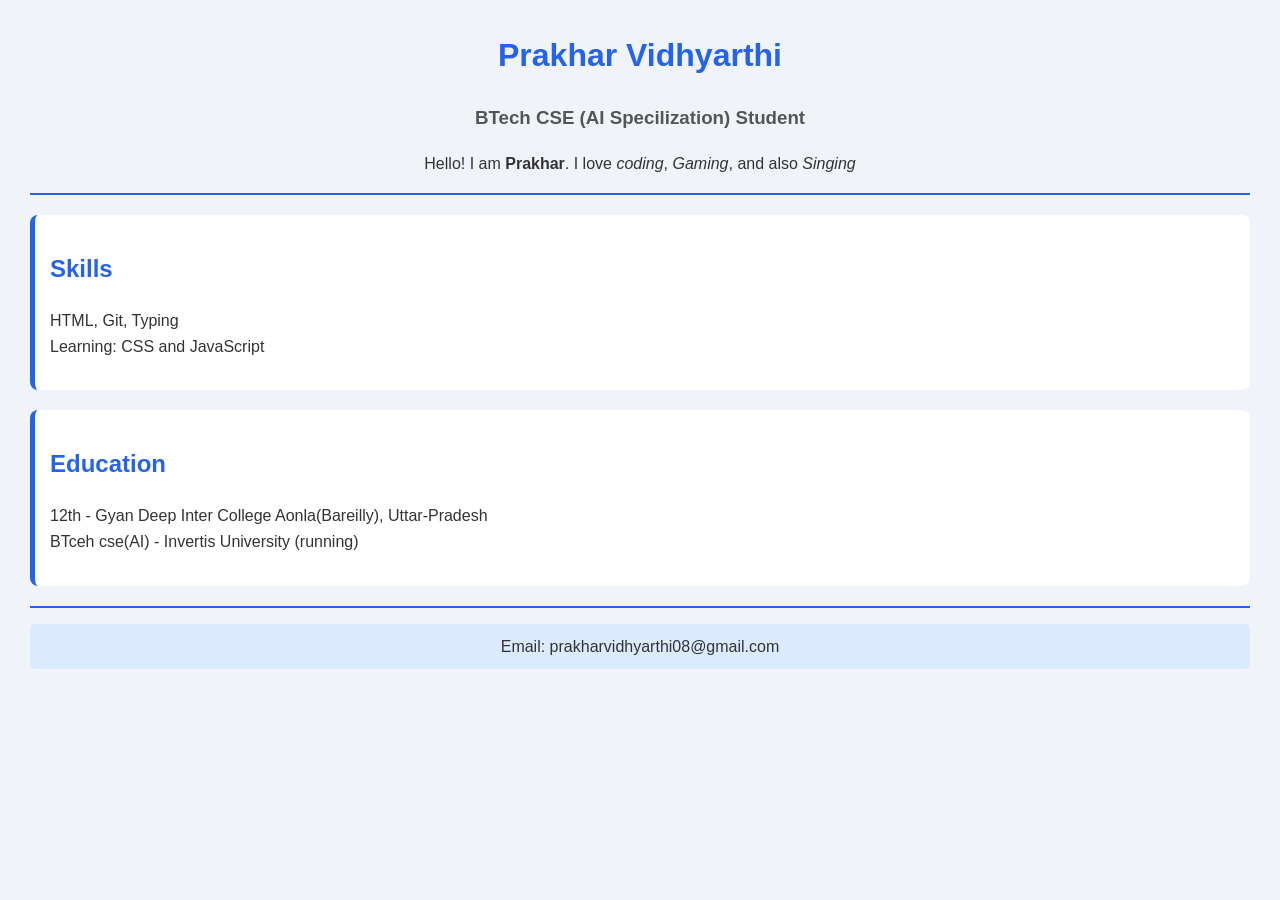
<file: Week-2-Resume/index.html>
<!DOCTYPE html>
<html lang="en">
<head>
  <meta charset="UTF-8">
  <title>My Resume</title>
  <link rel="stylesheet" href="style.css">
</head>
<body>
  <!-- Heading: write your own name -->
  <h1>Prakhar Vidhyarthi</h1>
  <h3>BTech CSE (AI Specilization) Student</h3>
  <p>Hello! I am <strong>Prakhar</strong>. I love <em>coding</em>, <em>Gaming</em>, and also <em>Singing</em></p>
  <hr>
  <!-- Skills box -->
  <div id="skills" class="section">
    <h2>Skills</h2>
    <p>HTML, Git, Typing<br>Learning: CSS and JavaScript</p>
  </div>
  <!-- Education box -->
  <div id="education" class="section">
    <h2>Education</h2>
    <p>12th - Gyan Deep Inter College Aonla(Bareilly), Uttar-Pradesh<br>BTceh cse(AI) - Invertis University (running)</p>
  </div>
  <hr>
  <p>Email: prakharvidhyarthi08@gmail.com</p>
</body>
</html>
</file>
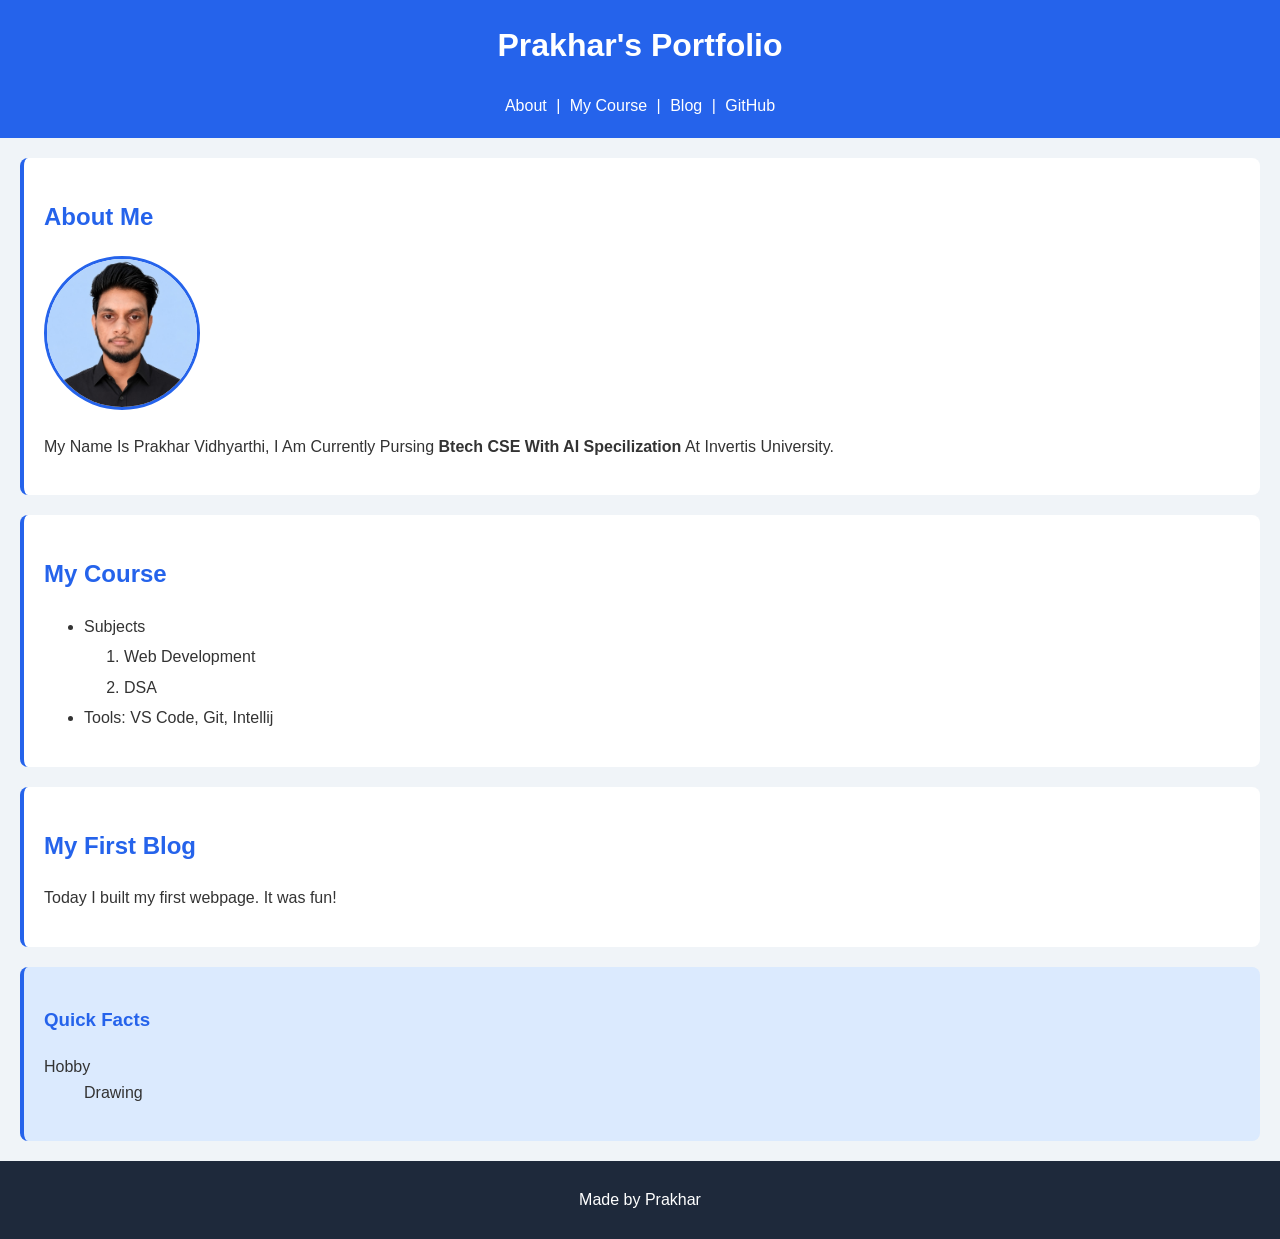
<file: Week-3-Portfolio/index.html>
<!doctype html>
<html lang="en">
  <head>
    <meta charset="UTF-8" />
    <title>My Portfolio</title>
    <link rel="stylesheet" href="style.css">
  </head>
  <body>
    <header>
      <h1>Prakhar's Portfolio</h1>
      <nav>
        <a href="#about">About</a> | <a href="#course">My Course</a> |
        <a href="#blog">Blog</a> |
        <a href="https://github.com/prakharv-oss" target="_blank">GitHub</a>
      </nav>
    </header>
    <main>
      <section id="about">
        <h2>About Me</h2>
        <!-- Put your photo in an "img" folder. alt is a must! -->
        <img src="img.jpeg" alt="Prakhar's Pic" width="150">
        <p id="about">My name is prakhar vidhyarthi, i am currently pursing <strong>Btech CSE with AI Specilization</strong> At invertis university.</p>
      </section>
      <section id="course">
        <h2>My Course</h2>
        <ul>
          <li>
            Subjects
            <ol>
              <li>Web Development</li>
              <li>DSA</li>
            </ol>
          </li>
          <li>Tools: VS Code, Git, Intellij</li>
        </ul>
      </section>
      <article id="blog">
        <h2>My First Blog</h2>
        <p>Today I built my first webpage. It was fun!</p>
      </article>
    </main>
    <aside>
      <h3>Quick Facts</h3>
      <dl>
        <dt>Hobby</dt>
        <dd>Drawing</dd>
      </dl>
    </aside>
    <footer><p>Made by Prakhar</p></footer>
  </body>
</html>
</file>
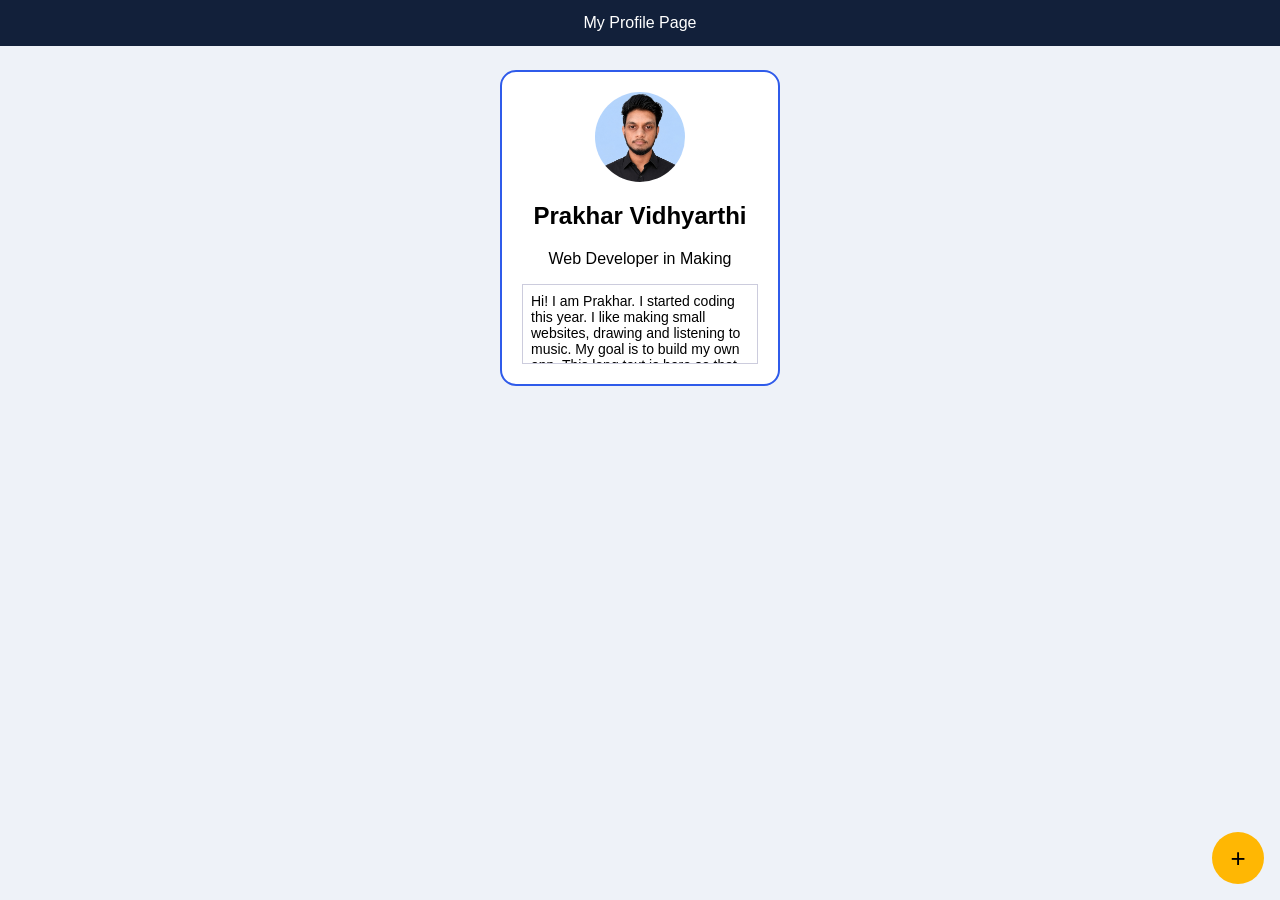
<file: Week-6-Profile-Card/index.html>
<!doctype html>
<html lang="en">
  <head>
    <meta charset="UTF-8" />
    <title>Profile Card</title>
    <link rel="stylesheet" href="style.css">
  </head>
  <body>
    <header>My Profile Page</header>
    <div class="card">
      <div class="avatar">
        <!-- my profile pic -->
      </div>
      <h2>Prakhar Vidhyarthi</h2>
      <p>Web Developer in Making</p>
      <div class="bio">
        Hi! I am Prakhar. I started coding this year. I like making small websites,
        drawing and listening to music. My goal is to build my own app. This
        long text is here so that the box shows a scroll bar. Try scrolling it!
      </div>
    </div>
    <button class="fab">+</button>
  </body>
</html>
</file>
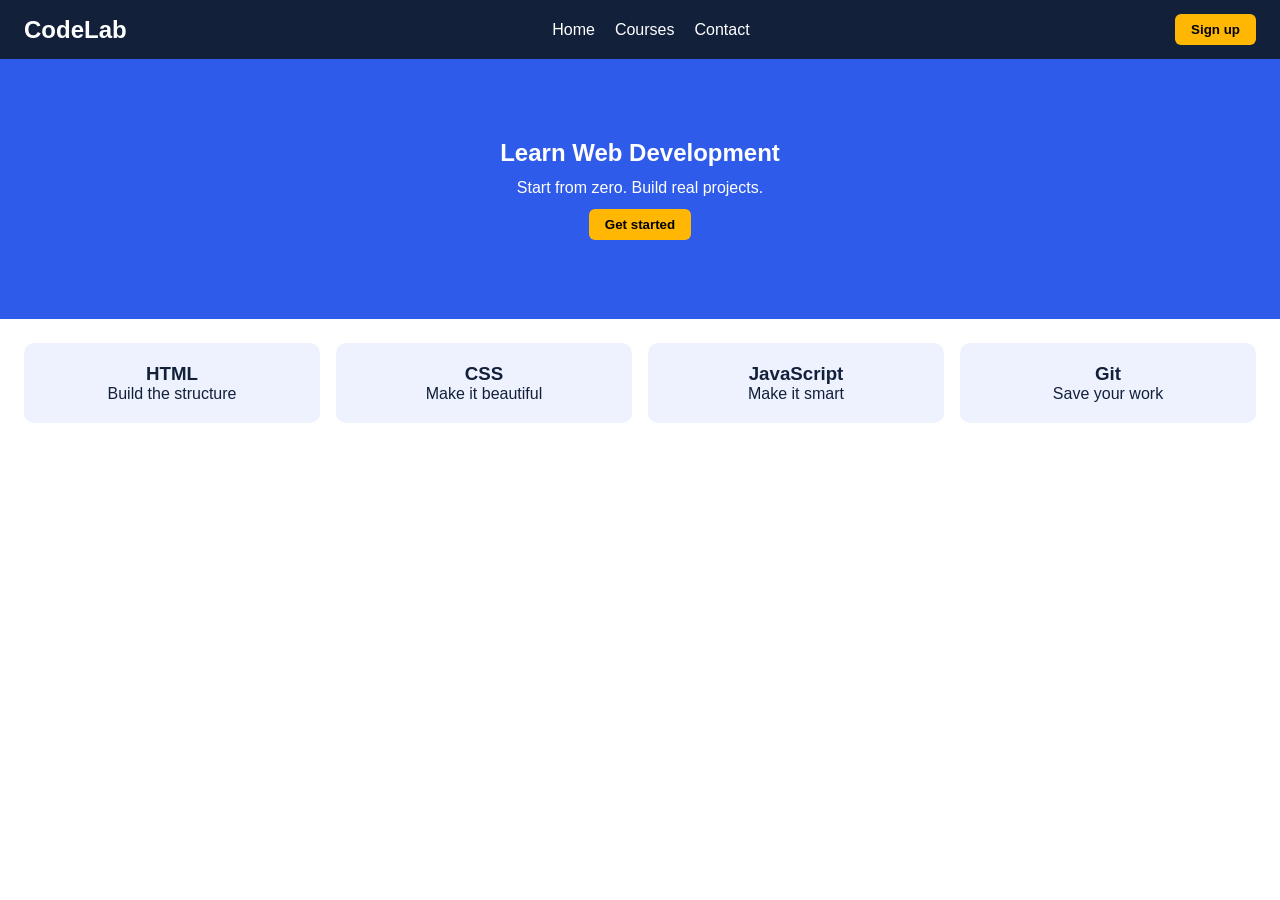
<file: Week-7-Flexbox/index.html>
<!doctype html>
<html lang="en">
  <head>
    <meta charset="UTF-8" />
    <meta name="viewport" content="width=device-width, initial-scale=1" />
    <title>CodeLab</title>
    <link rel="stylesheet" href="style.css">
  </head>
  <body>
    <nav>
      <h2>CodeLab</h2>
      <ul>
        <li><a href="#">Home</a></li>
        <li><a href="#">Courses</a></li>
        <li><a href="#">Contact</a></li>
      </ul>
      <button class="btn">Sign up</button>
    </nav>
    <section class="hero">
      <h1>Learn Web Development</h1>
      <p>Start from zero. Build real projects.</p>
      <button class="btn">Get started</button>
    </section>
    <section class="cards">
      <div class="card">
        <h3>HTML</h3>
        <p>Build the structure</p>
      </div>
      <div class="card">
        <h3>CSS</h3>
        <p>Make it beautiful</p>
      </div>
      <div class="card">
        <h3>JavaScript</h3>
        <p>Make it smart</p>
      </div>
      <div class="card">
        <h3>Git</h3>
        <p>Save your work</p>
      </div>
    </section>
  </body>
</html>
</file>
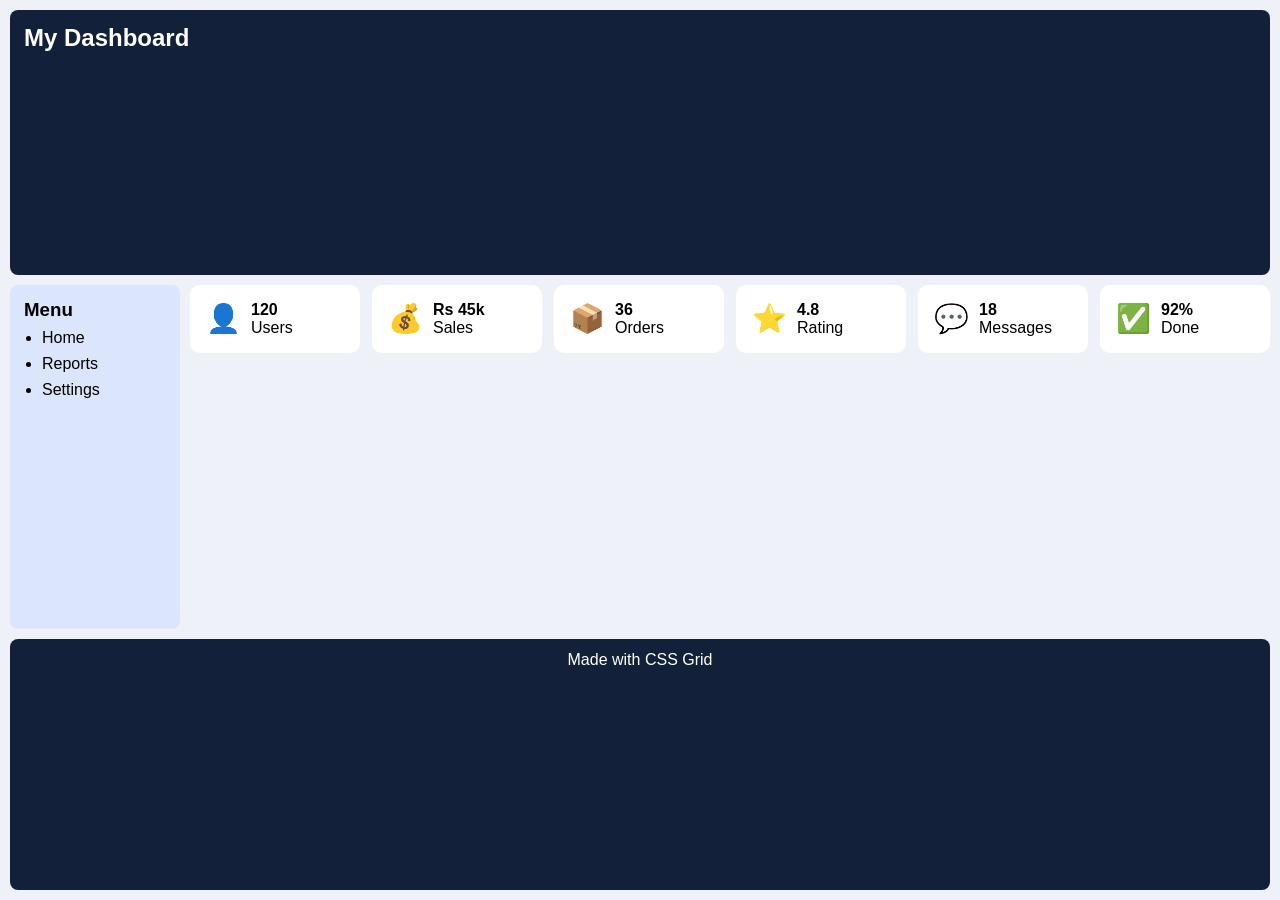
<file: Week-8-CSS-Grid/index.html>
<!doctype html>
<html lang="en">
  <head>
    <meta charset="UTF-8" />
    <meta name="viewport" content="width=device-width, initial-scale=1" />
    <title>Dashboard</title>
    <link rel="stylesheet" href="style.css">
  </head>
  <body>
    <div class="layout">
      <header><h2>My Dashboard</h2></header>
      <aside>
        <h3>Menu</h3>
        <ul>
          <li>Home</li>
          <li>Reports</li>
          <li>Settings</li>
        </ul>
      </aside>
      <main>
        <div class="gallery">
          <div class="item">
            <span class="icon">&#128100;</span>
            <div><b>120</b><br />Users</div>
          </div>
          <div class="item">
            <span class="icon">&#128176;</span>
            <div><b>Rs 45k</b><br />Sales</div>
          </div>
          <div class="item">
            <span class="icon">&#128230;</span>
            <div><b>36</b><br />Orders</div>
          </div>
          <div class="item">
            <span class="icon">&#11088;</span>
            <div><b>4.8</b><br />Rating</div>
          </div>
          <div class="item">
            <span class="icon">&#128172;</span>
            <div><b>18</b><br />Messages</div>
          </div>
          <div class="item">
            <span class="icon">&#9989;</span>
            <div><b>92%</b><br />Done</div>
          </div>
        </div>
      </main>
      <footer>Made with CSS Grid</footer>
    </div>
  </body>
</html>
</body>
</html>
</file>
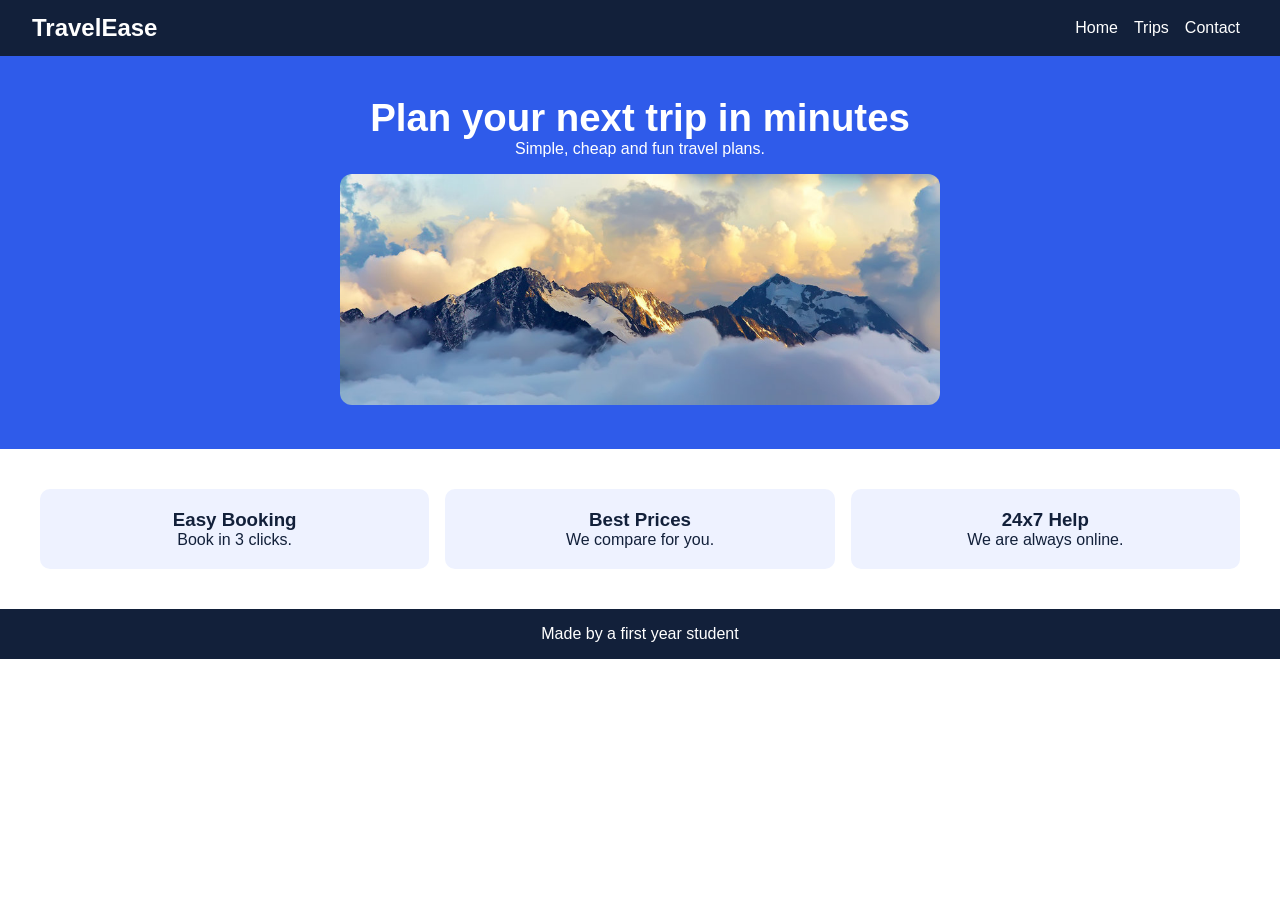
<file: Week-9-Responsive-Page/index.html>
<!doctype html>
<html lang="en">
  <head>
    <meta charset="UTF-8" />
    <meta name="viewport" content="width=device-width, initial-scale=1" />
    <title>TravelEase</title>
    <link rel="stylesheet" href="style.css">
  </head>
  <body>
    <nav>
      <h2>TravelEase</h2>
      <div>
        <a href="#">Home</a><a href="#">Trips</a><a href="#">Contact</a>
      </div>
    </nav>
    <section class="hero">
      <h1>Plan your next trip in minutes</h1>
      <p>Simple, cheap and fun travel plans.</p>
      <img src="mountain.jpg" alt="Mountain trip banner" width="600" />
    </section>
    <section class="features">
      <div class="box">
        <h3>Easy Booking</h3>
        <p>Book in 3 clicks.</p>
      </div>
      <div class="box">
        <h3>Best Prices</h3>
        <p>We compare for you.</p>
      </div>
      <div class="box">
        <h3>24x7 Help</h3>
        <p>We are always online.</p>
      </div>
    </section>
    <footer>Made by a first year student</footer>
  </body>
</html>
</file>
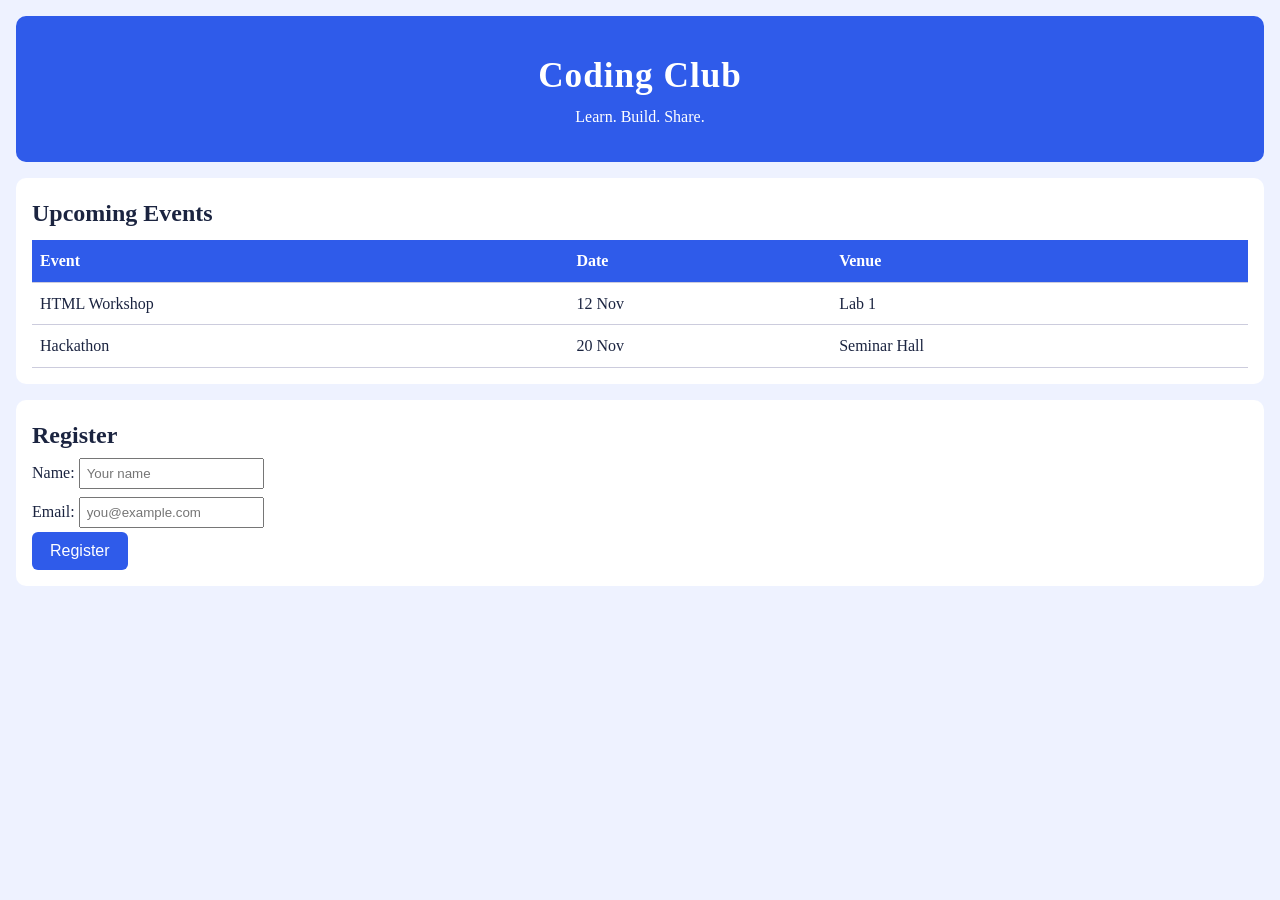
<file: Weel-5-Club-CSS/index.html>
<!doctype html>
<html lang="en">
  <head>
    <meta charset="UTF-8" />
    <title>Coding Club</title>
    <link rel="stylesheet" href="style.css">
  </head>
  <body>
    <div id="hero">
      <h1>Coding Club</h1>
      <p>Learn. Build. Share.</p>
    </div>
    <div class="card">
      <h2>Upcoming Events</h2>
      <table>
        <tr>
          <th>Event</th>
          <th>Date</th>
          <th>Venue</th>
        </tr>
        <tr>
          <td>HTML Workshop</td>
          <td>12 Nov</td>
          <td>Lab 1</td>
        </tr>
        <tr>
          <td>Hackathon</td>
          <td>20 Nov</td>
          <td>Seminar Hall</td>
        </tr>
      </table>
    </div>
    <div class="card">
      <h2>Register</h2>
      <p>Name: <input type="text" placeholder="Your name" /></p>
      <p>Email: <input type="email" placeholder="you@example.com" /></p>
      <button>Register</button>
    </div>
  </body>
</html>
</body>
</html>
</file>
<file: Week-2-Resume/style.css>
body {
    font-family: Arial, sans-serif;
    background-color: #f0f4f8;
    color: #333;
    margin: 30px;
    line-height: 1.6;
}

/* Name */
h1 {
    color: #2563eb;
    text-align: center;
}

h3 {
    text-align: center;
    color: #555;
}

/* Introduction */
body > p:first-of-type {
    text-align: center;
}

/* Line */
hr {
    border: 1px solid #2563eb;
}

/* Sections */
.section {
    background-color: white;
    padding: 15px;
    margin: 20px 0;
    border-radius: 8px;
    border-left: 5px solid #2563eb;
}

/* Section headings */
h2 {
    color: #2563eb;
}

/* Email */
body > p:last-child {
    text-align: center;
    background-color: #dbeafe;
    padding: 10px;
    border-radius: 5px;
}

/* Hover effect */
.section:hover {
    background-color: #f8fafc;
}
</file>
<file: Week-3-Portfolio/style.css>
body {
    font-family: Arial, sans-serif;
    background-color: #f0f4f8;
    color: #333;
    margin: 0;
    line-height: 1.6;
}

/* Header */
header {
    background-color: #2563eb;
    color: white;
    text-align: center;
    padding: 20px;
}

header h1 {
    margin-top: 0;
}

/* Navigation */
nav a {
    color: white;
    text-decoration: none;
    margin: 5px;
}

nav a:hover {
    text-decoration: underline;
    color: #ffeb99;
}

/* Main Sections */
main {
    margin: 20px;
}

section, article, aside {
    background-color: white;
    padding: 20px;
    margin-bottom: 20px;
    border-radius: 8px;
    border-left: 4px solid #2563eb;
}

/* Headings */
h2, h3 {
    color: #2563eb;
}

/* Profile Image */
img {
    border-radius: 50%;
    border: 3px solid #2563eb;
    object-fit: cover;
}

/* Lists */
li {
    margin: 5px 0;
}

/* Sidebar */
aside {
    margin: 20px;
    background-color: #dbeafe;
}

/* Footer */
footer {
    background-color: #1e293b;
    color: white;
    text-align: center;
    padding: 10px;
}

/* Hover Effect */
section:hover, article:hover {
    background-color: #f8fafc;
}

#about{
    text-transform: capitalize;
}
</file>
<file: Week-6-Profile-Card/style.css>
/* width will include padding and border (easier maths!) */
      * {
        box-sizing: border-box;
      }
      body {
        margin: 0;
        font-family: Arial, sans-serif;
        background: #eef2f8;
      } /* sticky = stays at the top while you scroll */
      header {
        position: sticky;
        top: 0;
        z-index: 10;
        background: #12203a;
        color: white;
        padding: 14px;
        text-align: center;
      }
      .card {
        width: 280px;
        margin: 24px auto;
        background: white;
        border: 2px solid #2f5bea;
        border-radius: 16px;
        padding: 20px;
        text-align: center;
      } /* 50% radius = perfect circle */
      .avatar {
        width: 90px;
        height: 90px;
        border-radius: 50%;
        background: #2f5bea;
        color: white;
        font-size: 36px;
        line-height: 90px;
        margin: 0 auto 10px;
        background-image: url(img.jpeg);
        background-size: cover;
      } /* fixed height + overflow auto = scroll bar */
      .bio {
        height: 80px;
        overflow: auto;
        text-align: left;
        border: 1px solid #ccd;
        padding: 8px;
        margin-top: 12px;
        font-size: 14px;
      } /* fixed = always at the same place on screen */
      .fab {
        position: fixed;
        right: 16px;
        bottom: 16px;
        width: 52px;
        height: 52px;
        border: 0;
        border-radius: 50%;
        background: #ffb703;
        font-size: 26px;
      }
</file>
<file: Week-7-Flexbox/style.css>
* {
  margin: 0;
  padding: 0;
  box-sizing: border-box;
}
body {
  font-family: Arial, sans-serif;
  color: #12203a;
} /* Navbar: logo left, links + button right */
nav {
  display: flex;
  justify-content: space-between;
  align-items: center;
  padding: 14px 24px;
  background: #12203a;
  color: white;
}
nav ul {
  display: flex;
  gap: 20px;
  list-style: none;
}
nav a {
  color: white;
  text-decoration: none;
}
.btn {
  background: #ffb703;
  border: 0;
  padding: 8px 16px;
  border-radius: 6px;
  font-weight: bold;
} /* Hero: everything in the centre */
.hero {
  display: flex;
  flex-direction: column;
  align-items: center;
  justify-content: center;
  gap: 12px;
  height: 260px;
  padding: 16px;
  text-align: center;
  background: #2f5bea;
  color: white;
} /* Cards: wrap when there is no space */
.cards {
  display: flex;
  flex-wrap: wrap;
  gap: 16px;
  padding: 24px;
}
.card {
  flex: 1 1 200px; /* grow, shrink, start at 200px */
  background: #eef2ff;
  padding: 20px;
  border-radius: 10px;
  text-align: center;
}
</file>
<file: Week-8-CSS-Grid/style.css>
* {
  margin: 0;
  padding: 0;
  box-sizing: border-box;
}
body {
  font-family: Arial, sans-serif;
  background: #eef2f8;
} /* The whole page layout, with named areas */
.layout {
  display: grid;
  grid-template-columns: 170px 1fr;
  grid-template-areas: "head head" "side main" "foot foot";
  gap: 10px;
  min-height: 100vh;
  padding: 10px;
}
header {
  grid-area: head;
  background: #12203a;
  color: white;
  padding: 14px;
  border-radius: 8px;
}
aside {
  grid-area: side;
  background: #dbe5fb;
  padding: 14px;
  border-radius: 8px;
}
main {
  grid-area: main;
}
footer {
  grid-area: foot;
  background: #12203a;
  color: white;
  padding: 12px;
  text-align: center;
  border-radius: 8px;
}
aside li {
  margin: 8px 0 8px 18px;
} /* Boxes: as many columns as can fit */
.gallery {
  display: grid;
  grid-template-columns: repeat(auto-fit, minmax(150px, 1fr));
  gap: 12px;
} /* Flexbox inside each grid box */
.item {
  display: flex;
  align-items: center;
  gap: 10px;
  background: white;
  padding: 16px;
  border-radius: 10px;
}
.icon {
  font-size: 28px;
}
</file>
<file: Week-9-Responsive-Page/style.css>
* {
  margin: 0;
  padding: 0;
  box-sizing: border-box;
}
body {
  font-family: Arial, sans-serif;
  color: #12203a;
} /* ---------- MOBILE FIRST (default) ---------- */
nav {
  display: flex;
  flex-direction: column; /* stacked on phone */
  align-items: center;
  gap: 8px;
  padding: 14px;
  background: #12203a;
  color: white;
}
nav a {
  color: white;
  margin: 0 8px;
  text-decoration: none;
}
.hero {
  padding: 40px 16px;
  text-align: center;
  background: #2f5bea;
  color: white;
}
.hero h1 {
  font-size: 1.6rem;
}
.hero img {
  max-width: 100%;
  height: auto;
  margin-top: 16px;
  border-radius: 12px;
}
.features {
  display: grid;
  grid-template-columns: 1fr; /* 1 column on phone */
  gap: 16px;
  padding: 20px;
}
.box {
  background: #eef2ff;
  padding: 20px;
  border-radius: 10px;
  text-align: center;
}
footer {
  background: #12203a;
  color: white;
  text-align: center;
  padding: 16px;
} /* ---------- TABLET (768px and wider) ---------- */
@media (min-width: 768px) {
  nav {
    flex-direction: row;
    justify-content: space-between;
    padding: 14px 32px;
  }
  .hero h1 {
    font-size: 2.4rem;
  }
  .features {
    grid-template-columns: repeat(2, 1fr);
  }
} /* ---------- LAPTOP (1024px and wider) ---------- */
@media (min-width: 1024px) {
  .features {
    grid-template-columns: repeat(3, 1fr);
    padding: 40px;
  }
}
</file>
<file: Weel-5-Club-CSS/style.css>
/* Variables: change a colour here and it changes everywhere */
:root {
  --brand: #2f5bea;
  --light: #eef2ff;
  --dark: #1b2440;
  --gap: 16px;
} /* * = every element */
* {
  margin: 0;
  padding: 0;
  box-sizing: border-box;
}
body {
  font-family: Georgia, serif;
  background: var(--light);
  color: var(--dark);
  line-height: 1.6;
  padding: var(--gap);
} /* h1 = element selector */
h1 {
  font-size: 2.2rem;
  letter-spacing: 1px;
} /* #hero = id selector (only one on the page) */
#hero {
  background: var(--brand);
  color: white;
  text-align: center;
  padding: 32px var(--gap);
  border-radius: 10px;
} /* .card = class selector (use many times) */
.card {
  background: white;
  padding: var(--gap);
  margin-top: var(--gap);
  border-radius: 10px;
}
table {
  width: 100%;
  border-collapse: collapse;
  margin-top: 8px;
}
th {
  background: var(--brand);
  color: white;
  text-align: left;
}
th,
td {
  padding: 8px;
  border-bottom: 1px solid #ccd;
}
input {
  padding: 6px;
  margin: 4px 0;
}
button {
  background: var(--brand);
  color: white;
  border: 0;
  padding: 10px 18px;
  border-radius: 6px;
  font-size: 1rem;
}
</file>
